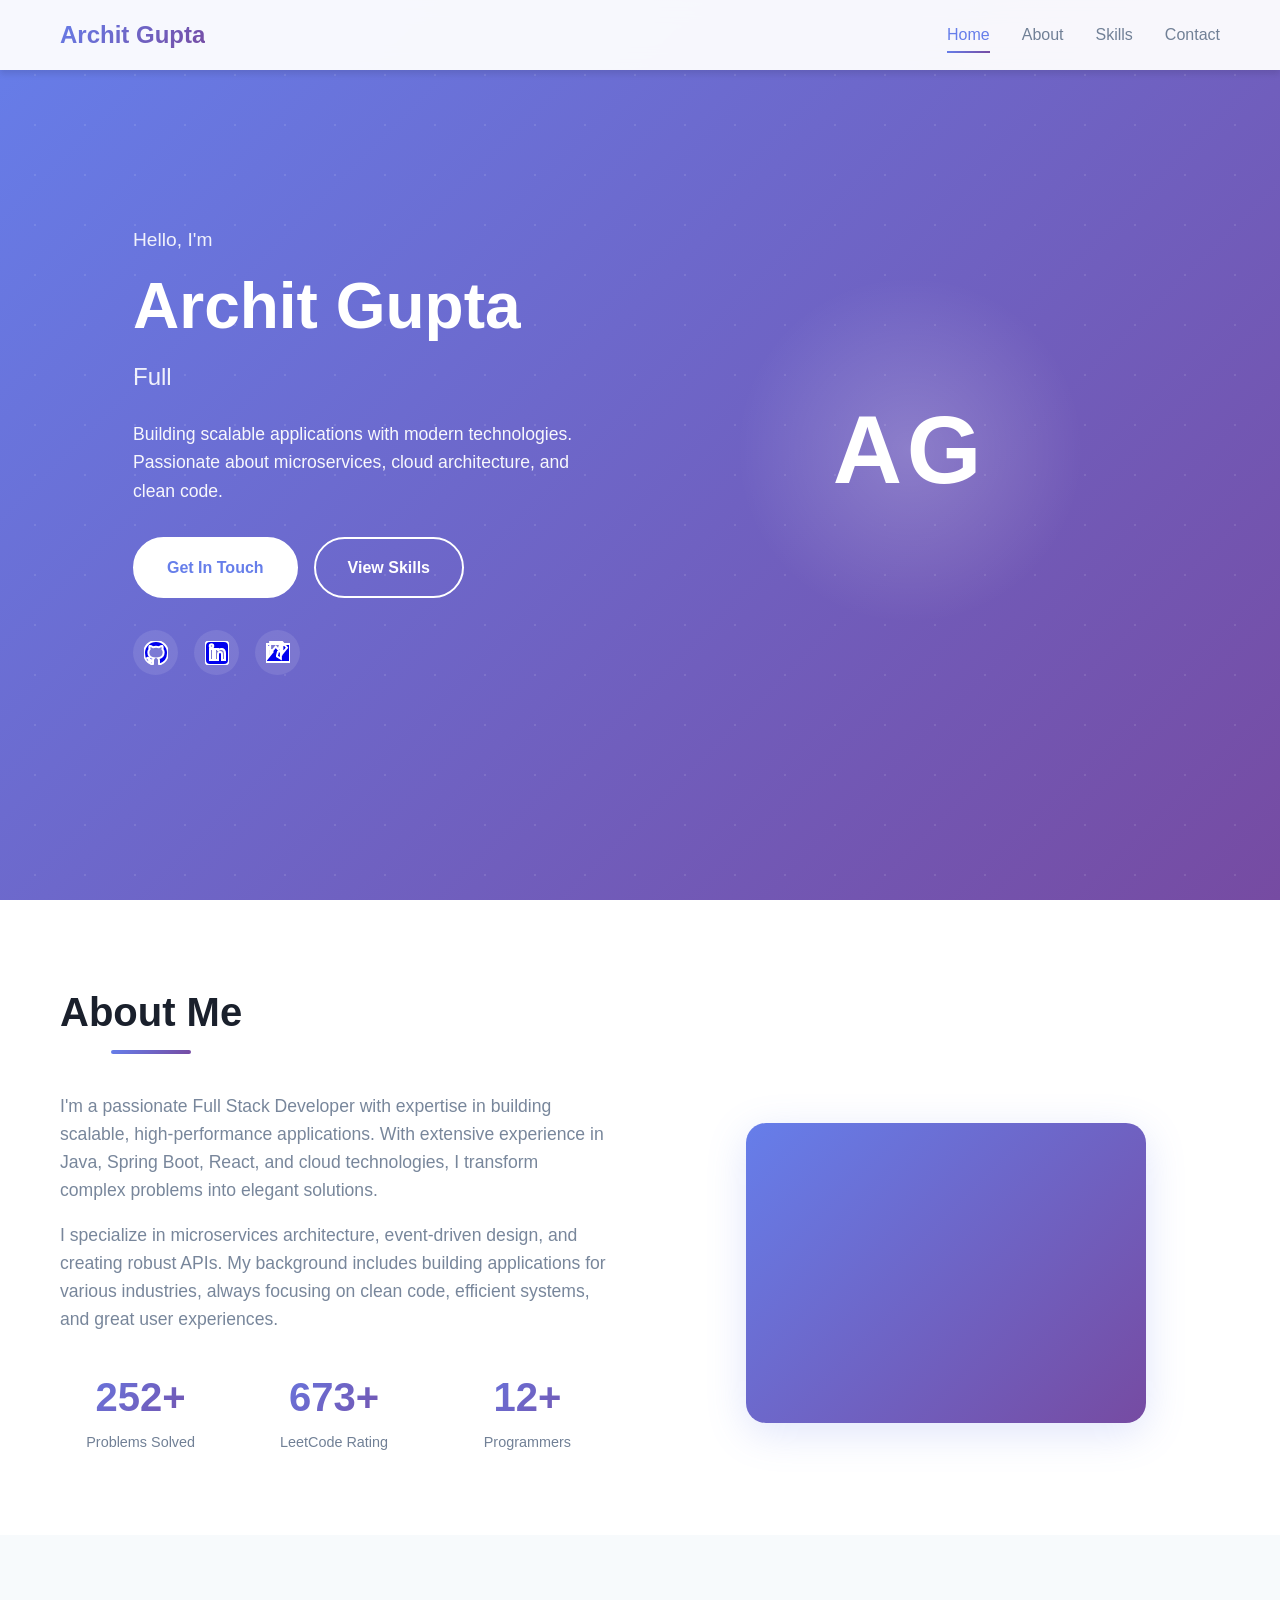
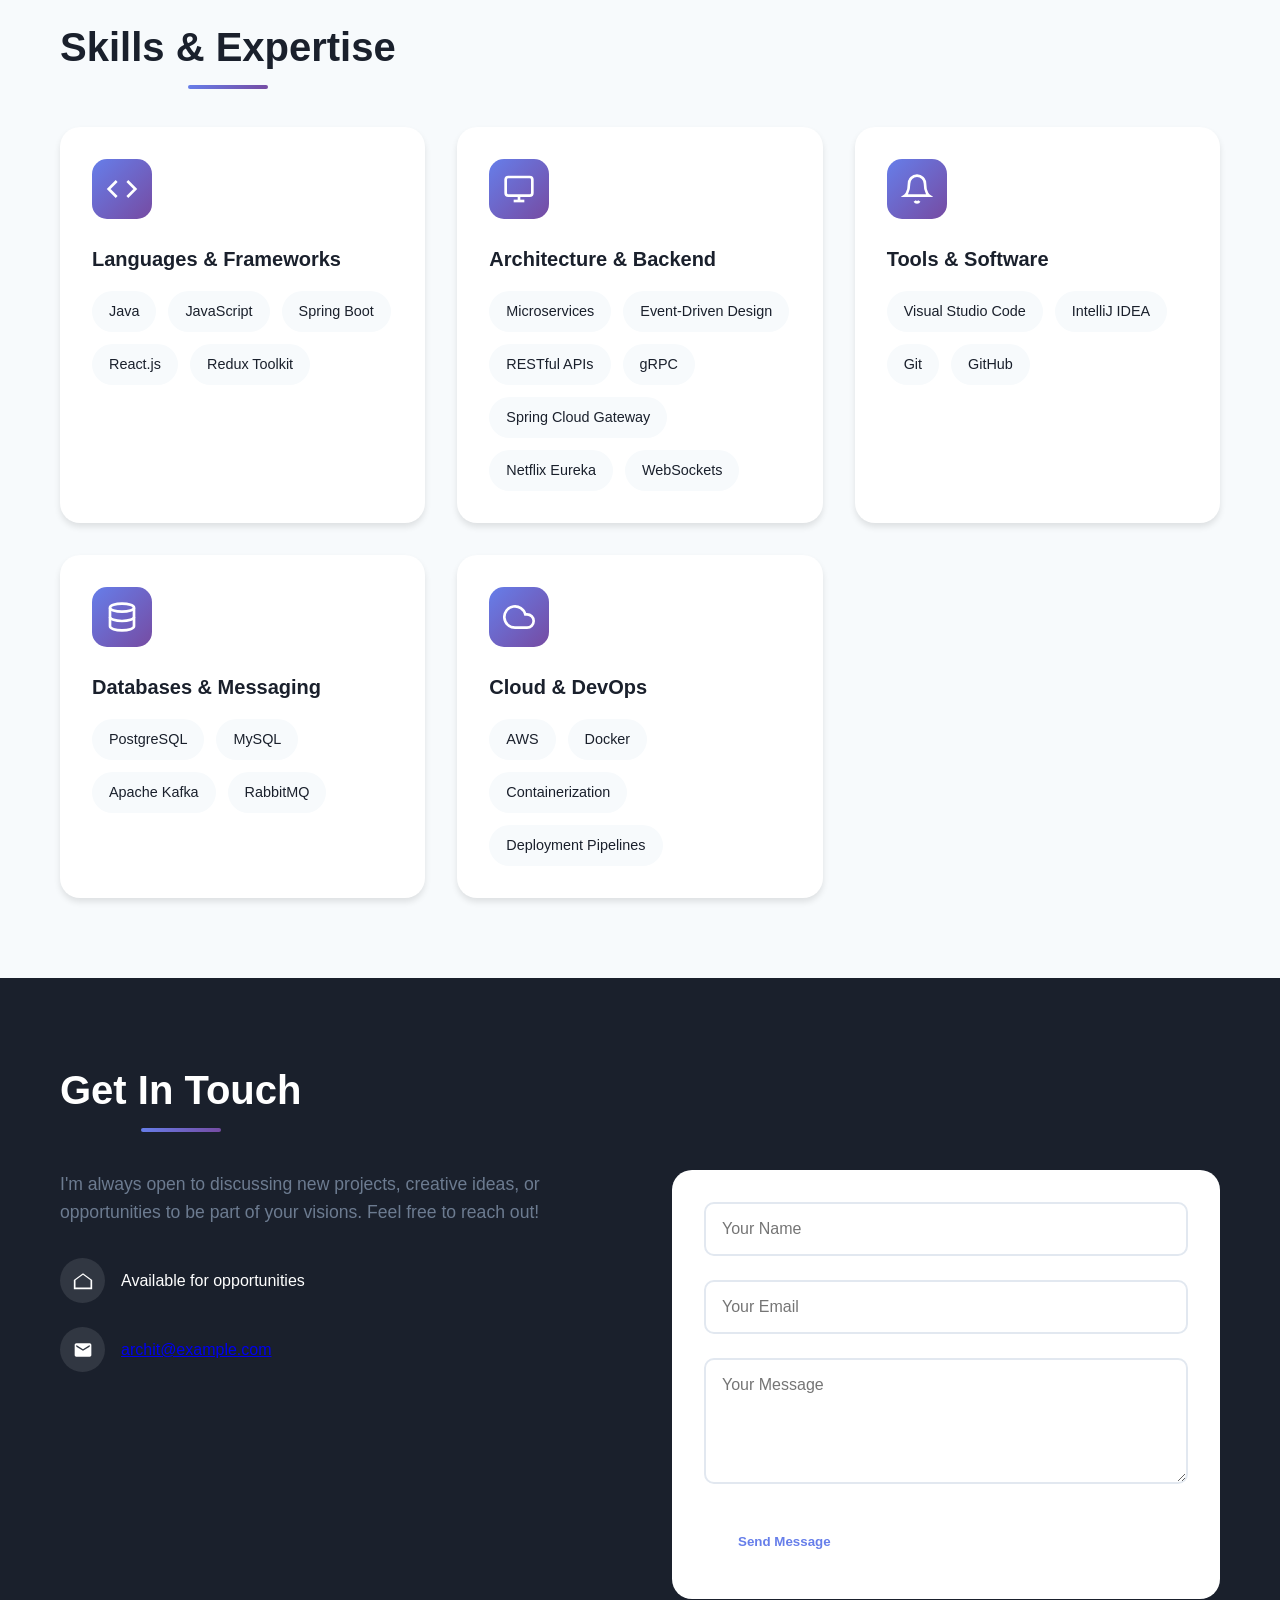
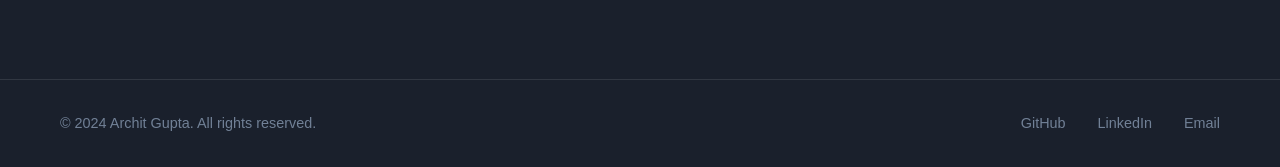
<file: generated-sites/archit-gupta-portfolio/index.html>
<!DOCTYPE html>
<html lang="en">
<head>
    <meta charset="UTF-8">
    <meta name="viewport" content="width=device-width, initial-scale=1.0">
    <title>Archit Gupta | Full Stack Developer</title>
    <link rel="stylesheet" href="style.css">
</head>
<body>
    <!-- Navigation -->
    <nav class="navbar">
        <div class="container">
            <a href="#" class="logo">Archit Gupta</a>
            <div class="nav-links">
                <a href="#home" class="hover">Home</a>
                <a href="#about" class="hover">About</a>
                <a href="#skills" class="hover">Skills</a>
                <a href="#contact" class="hover">Contact</a>
            </div>
            <div class="hamburger">
                <span></span>
                <span></span>
                <span></span>
            </div>
        </div>
    </nav>

    <!-- Hero Section -->
    <section id="home" class="hero">
        <div class="container">
            <div class="hero-content">
                <div class="hero-text">
                    <p class="greeting">Hello, I'm</p>
                    <h1 class="name">Archit Gupta</h1>
                    <p class="title">Full Stack Developer</p>
                    <p class="description">Building scalable applications with modern technologies. Passionate about microservices, cloud architecture, and clean code.</p>
                    <div class="cta-buttons">
                        <a href="#contact" class="btn btn-primary">Get In Touch</a>
                        <a href="#skills" class="btn btn-secondary">View Skills</a>
                    </div>
                    <div class="social-links">
                        <a href="#" class="social-icon" aria-label="GitHub">
                            <svg width="24" height="24" viewBox="0 0 24 24" fill="currentColor">
                                <path d="M12 0c-6.626 0-12 5.373-12 12 0 5.302 3.438 9.8 8.207 11.387.599.111.793-.261.793-.577v-2.234c-3.338.726-4.033-1.416-4.033-1.416-.546-1.387-1.333-1.756-1.333-1.756-1.089-.745.083-.729.083-.729 1.205.084 1.839 1.237 1.839 1.237 1.07 1.834 2.807 1.304 3.492.997.107-.775.418-1.305.762-1.604-2.665-.305-5.467-1.334-5.467-5.931 0-1.311.469-2.381 1.236-3.221-.124-.303-.535-1.524.117-3.176 0 0 1.008-.322 3.301 1.23.957-.266 1.983-.399 3.003-.404 1.02.005 2.047.138 3.006.404 2.291-1.552 3.297-1.23 3.297-1.23.653 1.653.242 2.874.118 3.176.77.84 1.235 1.911 1.235 3.221 0 4.609-2.807 5.624-5.479 5.921.43.372.823 1.102.823 2.222v3.293c0 .319.192.694.801.576 4.765-1.589 8.199-6.086 8.199-11.386 0-6.627-5.373-12-12-12z"/>
                            </svg>
                        </a>
                        <a href="#" class="social-icon" aria-label="LinkedIn">
                            <svg width="24" height="24" viewBox="0 0 24 24" fill="currentColor">
                                <path d="M19 0h-14c-2.761 0-5 2.239-5 5v14c0 2.761 2.239 5 5 5h14c2.762 0 5-2.239 5-5v-14c0-2.761-2.238-5-5-5zm-11 19h-3v-11h3v11zm-1.5-12.268c-.966 0-1.75-.79-1.75-1.764s.784-1.764 1.75-1.764 1.75.79 1.75 1.764-.783 1.764-1.75 1.764zm13.5 12.268h-3v-5.604c0-3.368-4-3.113-4 0v5.604h-3v-11h3v1.765c1.396-2.586 7-2.777 7 2.476v6.759z"/>
                            </svg>
                        </a>
                        <a href="mailto:archit@example.com" class="social-icon" aria-label="Email">
                            <svg width="24" height="24" viewBox="0 0 24 24" fill="currentColor">
                                <path d="M0 3v18h24v-18h-24zm6.623 7.929l-4.623 5.712v-11.174l4.623 5.462zm4.377 4.486l3.867 2.347v-17.36l-3.867 14.013zm4.377-14.413v11.174l-5.625-6.687-5.625 6.687v-11.174l11.25 0zm5.623 5.712l-4.623-5.462v11.174l4.623-5.712z"/>
                            </svg>
                        </a>
                    </div>
                </div>
                <div class="hero-image">
                    <div class="avatar-container">
                        <span class="avatar-initials">AG</span>
                    </div>
                </div>
            </div>
        </div>
    </section>

    <!-- About Section -->
    <section id="about" class="about">
        <div class="container">
            <h2 class="section-title">About Me</h2>
            <div class="about-content">
                <div class="about-text">
                    <p class="description">I'm a passionate Full Stack Developer with expertise in building scalable, high-performance applications. With extensive experience in Java, Spring Boot, React, and cloud technologies, I transform complex problems into elegant solutions.</p>
                    <p class="description">I specialize in microservices architecture, event-driven design, and creating robust APIs. My background includes building applications for various industries, always focusing on clean code, efficient systems, and great user experiences.</p>
                    <div class="stats">
                        <div class="stat-item">
                            <span class="stat-number">600+</span>
                            <span class="stat-label">Problems Solved</span>
                        </div>
                        <div class="stat-item">
                            <span class="stat-number">1602</span>
                            <span class="stat-label">LeetCode Rating</span>
                        </div>
                        <div class="stat-item">
                            <span class="stat-number">27K+</span>
                            <span class="stat-label">Programmers</span>
                        </div>
                    </div>
                </div>
                <div class="about-image">
                    <div class="tech-stack"></div>
                </div>
            </div>
        </div>
    </section>

    <!-- Skills Section -->
    <section id="skills" class="skills">
        <div class="container">
            <h2 class="section-title">Skills & Expertise</h2>
            <div class="skills-grid">
                <!-- Languages & Frameworks -->
                <div class="skill-category">
                    <div class="category-icon">
                        <svg width="32" height="32" viewBox="0 0 24 24" fill="none" stroke="currentColor" stroke-width="2">
                            <polyline points="16 18 22 12 16 6"></polyline>
                            <polyline points="8 6 2 12 8 18"></polyline>
                        </svg>
                    </div>
                    <h3>Languages & Frameworks</h3>
                    <div class="skills-list">
                        <span class="skill-tag">Java</span>
                        <span class="skill-tag">JavaScript</span>
                        <span class="skill-tag">Spring Boot</span>
                        <span class="skill-tag">React.js</span>
                        <span class="skill-tag">Redux Toolkit</span>
                    </div>
                </div>

                <!-- Architecture & Backend -->
                <div class="skill-category">
                    <div class="category-icon">
                        <svg width="32" height="32" viewBox="0 0 24 24" fill="none" stroke="currentColor" stroke-width="2">
                            <rect x="2" y="3" width="20" height="14" rx="2" ry="2"></rect>
                            <line x1="8" y1="21" x2="16" y2="21"></line>
                            <line x1="12" y1="17" x2="12" y2="21"></line>
                        </svg>
                    </div>
                    <h3>Architecture & Backend</h3>
                    <div class="skills-list">
                        <span class="skill-tag">Microservices</span>
                        <span class="skill-tag">Event-Driven Design</span>
                        <span class="skill-tag">RESTful APIs</span>
                        <span class="skill-tag">gRPC</span>
                        <span class="skill-tag">Spring Cloud Gateway</span>
                        <span class="skill-tag">Netflix Eureka</span>
                        <span class="skill-tag">WebSockets</span>
                    </div>
                </div>

                <!-- Tools & Software -->
                <div class="skill-category">
                    <div class="category-icon">
                        <svg width="32" height="32" viewBox="0 0 24 24" fill="none" stroke="currentColor" stroke-width="2">
                            <path d="M18 8A6 6 0 0 0 6 8c0 7-3 9-3 9h18s-3-2-3-9"></path>
                            <path d="M13.73 21a2 2 0 0 1-3.46 0"></path>
                        </svg>
                    </div>
                    <h3>Tools & Software</h3>
                    <div class="skills-list">
                        <span class="skill-tag">Visual Studio Code</span>
                        <span class="skill-tag">IntelliJ IDEA</span>
                        <span class="skill-tag">Git</span>
                        <span class="skill-tag">GitHub</span>
                    </div>
                </div>

                <!-- Databases & Messaging -->
                <div class="skill-category">
                    <div class="category-icon">
                        <svg width="32" height="32" viewBox="0 0 24 24" fill="none" stroke="currentColor" stroke-width="2">
                            <ellipse cx="12" cy="5" rx="9" ry="3"></ellipse>
                            <path d="M21 12c0 1.66-4 3-9 3s-9-1.34-9-3"></path>
                            <path d="M3 5v14c0 1.66 4 3 9 3s9-1.34 9-3V5"></path>
                        </svg>
                    </div>
                    <h3>Databases & Messaging</h3>
                    <div class="skills-list">
                        <span class="skill-tag">PostgreSQL</span>
                        <span class="skill-tag">MySQL</span>
                        <span class="skill-tag">Apache Kafka</span>
                        <span class="skill-tag">RabbitMQ</span>
                    </div>
                </div>

                <!-- Cloud & DevOps -->
                <div class="skill-category">
                    <div class="category-icon">
                        <svg width="32" height="32" viewBox="0 0 24 24" fill="none" stroke="currentColor" stroke-width="2">
                            <path d="M18 10h-1.26A8 8 0 1 0 9 20h9a5 5 0 0 0 0-10z"></path>
                        </svg>
                    </div>
                    <h3>Cloud & DevOps</h3>
                    <div class="skills-list">
                        <span class="skill-tag">AWS</span>
                        <span class="skill-tag">Docker</span>
                        <span class="skill-tag">Containerization</span>
                        <span class="skill-tag">Deployment Pipelines</span>
                    </div>
                </div>
            </div>
        </div>
    </section>

    <!-- Contact Section -->
    <section id="contact" class="contact">
        <div class="container">
            <h2 class="section-title">Get In Touch</h2>
            <div class="contact-content">
                <div class="contact-text">
                    <p class="description">I'm always open to discussing new projects, creative ideas, or opportunities to be part of your visions. Feel free to reach out!</p>
                    <div class="contact-info">
                        <div class="info-item">
                            <div class="info-icon">
                                <svg width="20" height="20" viewBox="0 0 24 24" fill="currentColor">
                                    <path d="M12 2.828l-11 8v11h22v-11l-11-8zm-9 17v-8.828l9-6.536 9 6.536v8.828h-18z"/>
                                </svg>
                            </div>
                            <span>Available for opportunities</span>
                        </div>
                        <div class="info-item">
                            <div class="info-icon">
                                <svg width="20" height="20" viewBox="0 0 24 24" fill="currentColor">
                                    <path d="M20 4h-16c-1.1 0-1.99.9-1.99 2l.01 12c0 1.1.9 2 2 2h16c1.1 0 2-.9 2-2v-12c0-1.1-.9-2-2-2zm0 4l-8 5-8-5v-2l8 5 8-5v2z"/>
                                </svg>
                            </div>
                            <a href="mailto:archit@example.com">archit@example.com</a>
                        </div>
                    </div>
                </div>
                <form class="contact-form" id="contactForm">
                    <div class="form-group">
                        <input type="text" placeholder="Your Name" required>
                    </div>
                    <div class="form-group">
                        <input type="email" placeholder="Your Email" required>
                    </div>
                    <div class="form-group">
                        <textarea placeholder="Your Message" rows="5" required></textarea>
                    </div>
                    <button type="submit" class="btn btn-primary">Send Message</button>
                </form>
            </div>
        </div>
    </section>

    <!-- Footer -->
    <footer class="footer">
        <div class="container">
            <p>&copy; 2024 Archit Gupta. All rights reserved.</p>
            <div class="footer-social">
                <a href="#" class="hover">GitHub</a>
                <a href="#" class="hover">LinkedIn</a>
                <a href="#" class="hover">Email</a>
            </div>
        </div>
    </footer>

    <script src="script.js"></script>
</body>
</html>
</file>
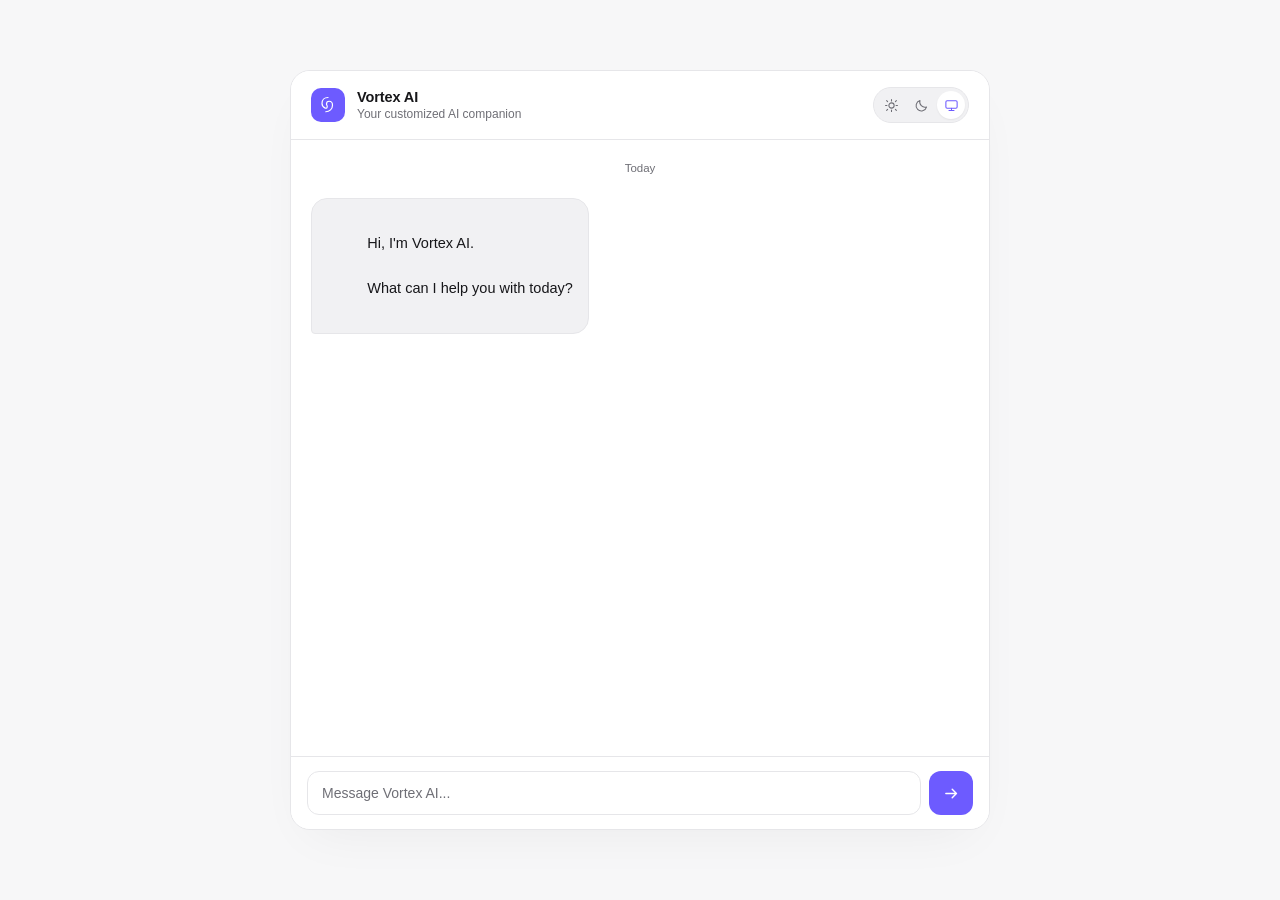
<file: src/main/resources/static/index.html>
<!DOCTYPE html>
<html lang="en">
<head>
  <meta charset="UTF-8" />
  <meta name="viewport" content="width=device-width, initial-scale=1.0" />
  <title>Vortex AI</title>

  <style>
    * {
      box-sizing: border-box;
      margin: 0;
      padding: 0;
    }

    :root {
      --accent: #6d5bff;
      --accent-soft: #efedff;
      --accent-text: #ffffff;

      --bg: #f7f7f8;
      --surface: #ffffff;
      --surface-2: #f1f1f3;
      --text: #17171a;
      --text-muted: #6f6f76;
      --border: #e6e6e9;
      --input-bg: #ffffff;
      --shadow: rgba(20, 20, 25, 0.06);
      --scrollbar: rgba(20, 20, 25, 0.15);
      --ring: rgba(109, 91, 255, 0.18);
    }

    :root[data-theme="dark"] {
      --accent: #8b7bff;
      --accent-soft: #23213a;
      --accent-text: #ffffff;

      --bg: #0e0e10;
      --surface: #151517;
      --surface-2: #1c1c1f;
      --text: #f1f1f3;
      --text-muted: #94949c;
      --border: #26262a;
      --input-bg: #1a1a1d;
      --shadow: rgba(0, 0, 0, 0.4);
      --scrollbar: rgba(255, 255, 255, 0.15);
      --ring: rgba(139, 123, 255, 0.22);
    }

    @media (prefers-color-scheme: dark) {
      :root[data-theme="system"] {
        --accent: #8b7bff;
        --accent-soft: #23213a;
        --accent-text: #ffffff;

        --bg: #0e0e10;
        --surface: #151517;
        --surface-2: #1c1c1f;
        --text: #f1f1f3;
        --text-muted: #94949c;
        --border: #26262a;
        --input-bg: #1a1a1d;
        --shadow: rgba(0, 0, 0, 0.4);
        --scrollbar: rgba(255, 255, 255, 0.15);
        --ring: rgba(139, 123, 255, 0.22);
      }
    }

    html, body {
      height: 100%;
    }

    body {
      font-family: -apple-system, BlinkMacSystemFont, "Segoe UI", Roboto, Helvetica, Arial, sans-serif;
      background: var(--bg);
      display: flex;
      align-items: center;
      justify-content: center;
      padding: 24px;
      color: var(--text);
      transition: background-color 0.2s ease, color 0.2s ease;
    }

    .chat-app {
      width: min(100%, 700px);
      height: min(760px, 92vh);
      background: var(--surface);
      border: 1px solid var(--border);
      border-radius: 20px;
      box-shadow: 0 20px 50px -20px var(--shadow);
      overflow: hidden;
      display: flex;
      flex-direction: column;
      transition: background-color 0.2s ease, border-color 0.2s ease;
    }

    /* ---------- Header ---------- */

    .header {
      background: var(--surface);
      border-bottom: 1px solid var(--border);
      padding: 16px 20px;
      display: flex;
      align-items: center;
      gap: 12px;
    }

    .brand-mark {
      width: 34px;
      height: 34px;
      border-radius: 10px;
      flex-shrink: 0;
      display: grid;
      place-items: center;
      background: var(--text);
    }

    .brand-mark svg {
      width: 18px;
      height: 18px;
      display: block;
    }

    :root[data-theme="dark"] .brand-mark,
    :root[data-theme="system"] .brand-mark {
      background: var(--accent);
    }

    .brand-info h1 {
      font-size: 14.5px;
      font-weight: 600;
      letter-spacing: -0.1px;
      line-height: 1.3;
    }

    .brand-info p {
      font-size: 12px;
      color: var(--text-muted);
      line-height: 1.3;
    }

    .header-actions {
      margin-left: auto;
    }

    .theme-switch {
      display: flex;
      align-items: center;
      background: var(--surface-2);
      border: 1px solid var(--border);
      border-radius: 999px;
      padding: 3px;
      gap: 2px;
    }

    .theme-switch button {
      width: 28px;
      height: 28px;
      border: none;
      border-radius: 999px;
      background: transparent;
      color: var(--text-muted);
      cursor: pointer;
      display: grid;
      place-items: center;
      transition: background-color 0.15s ease, color 0.15s ease;
    }

    .theme-switch button svg {
      width: 15px;
      height: 15px;
    }

    .theme-switch button:hover {
      color: var(--text);
    }

    .theme-switch button.active {
      background: var(--surface);
      color: var(--accent);
      box-shadow: 0 1px 2px var(--shadow);
    }

    /* ---------- Messages ---------- */

    .messages {
      flex: 1;
      overflow-y: auto;
      padding: 22px 20px;
      display: flex;
      flex-direction: column;
      gap: 4px;
      scroll-behavior: smooth;
    }

    .messages::-webkit-scrollbar {
      width: 6px;
    }

    .messages::-webkit-scrollbar-thumb {
      background: var(--scrollbar);
      border-radius: 10px;
    }

    .welcome {
      text-align: center;
      color: var(--text-muted);
      font-size: 11.5px;
      margin-bottom: 14px;
    }

    .message-row {
      display: flex;
      width: 100%;
      padding: 6px 0;
      animation: rise 0.18s ease;
    }

    @keyframes rise {
      from { opacity: 0; transform: translateY(4px); }
      to { opacity: 1; transform: translateY(0); }
    }

    .message-row.user {
      justify-content: flex-end;
    }

    .message-row.assistant {
      justify-content: flex-start;
    }

    .message {
      max-width: 76%;
      padding: 11px 15px;
      border-radius: 16px;
      font-size: 14.5px;
      line-height: 1.55;
      word-wrap: break-word;
      white-space: pre-wrap;
    }

    .message.user {
      background: var(--accent);
      color: var(--accent-text);
      border-bottom-right-radius: 4px;
    }

    .message.assistant {
      background: var(--surface-2);
      color: var(--text);
      border: 1px solid var(--border);
      border-bottom-left-radius: 4px;
    }

    .typing {
      display: flex;
      align-items: center;
      gap: 5px;
      min-height: 20px;
      padding: 13px 15px;
    }

    .typing span {
      width: 6px;
      height: 6px;
      background: var(--text-muted);
      border-radius: 50%;
      animation: bounce 1.2s infinite ease-in-out;
    }

    .typing span:nth-child(2) { animation-delay: 0.15s; }
    .typing span:nth-child(3) { animation-delay: 0.3s; }

    @keyframes bounce {
      0%, 60%, 100% { transform: translateY(0); }
      30% { transform: translateY(-3px); }
    }

    /* ---------- Composer ---------- */

    .composer {
      border-top: 1px solid var(--border);
      background: var(--surface);
      padding: 14px 16px;
      display: flex;
      align-items: center;
      gap: 8px;
      transition: background-color 0.2s ease, border-color 0.2s ease;
    }

    .composer input {
      flex: 1;
      height: 44px;
      border: 1px solid var(--border);
      border-radius: 12px;
      padding: 0 14px;
      font-size: 14px;
      outline: none;
      background: var(--input-bg);
      color: var(--text);
      font-family: inherit;
      transition: border-color 0.15s ease, box-shadow 0.15s ease;
    }

    .composer input::placeholder {
      color: var(--text-muted);
    }

    .composer input:focus {
      border-color: var(--accent);
      box-shadow: 0 0 0 3px var(--ring);
    }

    .composer button.send-btn {
      height: 44px;
      width: 44px;
      border: none;
      border-radius: 12px;
      background: var(--accent);
      color: var(--accent-text);
      cursor: pointer;
      display: grid;
      place-items: center;
      transition: opacity 0.15s ease, transform 0.15s ease;
      flex-shrink: 0;
    }

    .composer button.send-btn svg {
      width: 17px;
      height: 17px;
    }

    .composer button.send-btn:hover {
      opacity: 0.9;
    }

    .composer button.send-btn:active {
      transform: scale(0.96);
    }

    .composer button.send-btn:disabled {
      opacity: 0.4;
      cursor: not-allowed;
      transform: none;
    }

    .message.error {
      background: #fdecec;
      color: #b3261e;
      border-color: #f6cfcf;
    }

    :root[data-theme="dark"] .message.error,
    :root[data-theme="system"] .message.error {
      background: #2a1616;
      color: #ff8a80;
      border-color: #3d1f1f;
    }

    @media (max-width: 640px) {
      body {
        padding: 0;
      }

      .chat-app {
        width: 100%;
        height: 100vh;
        border: none;
        border-radius: 0;
        box-shadow: none;
      }

      .message {
        max-width: 84%;
      }
    }
  </style>
</head>

<body>

  <div class="chat-app">

    <header class="header">
      <div class="brand-mark">
        <svg viewBox="0 0 24 24" fill="none" xmlns="http://www.w3.org/2000/svg">
          <path d="M12 2C7 2 4 5.5 4 10c0 3.2 2.1 5.2 4.3 6.1C10 16.8 11 15.7 11 14c0-1.4-1-1.9-1-3.2C10 8.8 11.3 7 13.5 7c2.6 0 4.5 2.2 4.5 5.2 0 5-4 8.8-9 8.8" stroke="white" stroke-width="1.6" stroke-linecap="round" stroke-linejoin="round"/>
        </svg>
      </div>

      <div class="brand-info">
        <h1>Vortex AI</h1>
        <p>Your customized AI companion</p>
      </div>

      <div class="header-actions">
        <div class="theme-switch" id="themeSwitch">
          <button type="button" data-theme-choice="light" title="Light" aria-label="Light mode">
            <svg viewBox="0 0 24 24" fill="none" xmlns="http://www.w3.org/2000/svg"><circle cx="12" cy="12" r="4.2" stroke="currentColor" stroke-width="1.7"/><path d="M12 2.5v2.2M12 19.3v2.2M4.2 4.2l1.6 1.6M18.2 18.2l1.6 1.6M2.5 12h2.2M19.3 12h2.2M4.2 19.8l1.6-1.6M18.2 5.8l1.6-1.6" stroke="currentColor" stroke-width="1.7" stroke-linecap="round"/></svg>
          </button>
          <button type="button" data-theme-choice="dark" title="Dark" aria-label="Dark mode">
            <svg viewBox="0 0 24 24" fill="none" xmlns="http://www.w3.org/2000/svg"><path d="M20 14.5A8.5 8.5 0 0 1 9.5 4a8.5 8.5 0 1 0 10.5 10.5Z" stroke="currentColor" stroke-width="1.7" stroke-linejoin="round"/></svg>
          </button>
          <button type="button" data-theme-choice="system" title="System" aria-label="System theme">
            <svg viewBox="0 0 24 24" fill="none" xmlns="http://www.w3.org/2000/svg"><rect x="3" y="4.5" width="18" height="12" rx="2" stroke="currentColor" stroke-width="1.7"/><path d="M8 20h8M12 16.5V20" stroke="currentColor" stroke-width="1.7" stroke-linecap="round"/></svg>
          </button>
        </div>
      </div>
    </header>

    <main class="messages" id="messages">
      <div class="welcome">Today</div>

      <div class="message-row assistant">
        <div class="message assistant">
          Hi, I'm Vortex AI.<br>
          What can I help you with today?
        </div>
      </div>
    </main>

    <footer class="composer">
      <input
        id="messageInput"
        type="text"
        placeholder="Message Vortex AI..."
        autocomplete="off"
      />

      <button id="sendButton" class="send-btn" aria-label="Send message">
        <svg viewBox="0 0 24 24" fill="none" xmlns="http://www.w3.org/2000/svg">
          <path d="M4 12h15M13 6l6 6-6 6" stroke="currentColor" stroke-width="2" stroke-linecap="round" stroke-linejoin="round"/>
        </svg>
      </button>
    </footer>

  </div>

  <script>
    const API_URL = "http://localhost:8080/api/chat";

    const messagesContainer = document.getElementById("messages");
    const messageInput = document.getElementById("messageInput");
    const sendButton = document.getElementById("sendButton");
    const themeSwitch = document.getElementById("themeSwitch");
    const themeButtons = themeSwitch.querySelectorAll("button[data-theme-choice]");

    // ---- Theme handling: light / dark / system ----
    function applyTheme(theme) {
      document.documentElement.setAttribute("data-theme", theme);

      themeButtons.forEach(function (btn) {
        btn.classList.toggle("active", btn.dataset.themeChoice === theme);
      });

      try {
        localStorage.setItem("vortex-ai-theme", theme);
      } catch (e) {
        /* ignore storage errors */
      }
    }

    (function initTheme() {
      let saved = null;
      try {
        saved = localStorage.getItem("vortex-ai-theme");
      } catch (e) {
        /* ignore storage errors */
      }
      applyTheme(saved || "system");
    })();

    themeButtons.forEach(function (btn) {
      btn.addEventListener("click", function () {
        applyTheme(btn.dataset.themeChoice);
      });
    });

    function addMessage(role, text, extraClass = "") {
      const row = document.createElement("div");
      row.className = `message-row ${role}`;

      const bubble = document.createElement("div");
      bubble.className = `message ${role} ${extraClass}`;
      bubble.textContent = text;

      row.appendChild(bubble);
      messagesContainer.appendChild(row);

      scrollToBottom();

      return row;
    }

    function showTyping() {
      const row = document.createElement("div");
      row.className = "message-row assistant";
      row.id = "typingIndicator";

      const bubble = document.createElement("div");
      bubble.className = "message assistant typing";

      bubble.innerHTML = `
        <span></span>
        <span></span>
        <span></span>
      `;

      row.appendChild(bubble);
      messagesContainer.appendChild(row);

      scrollToBottom();
    }

    function hideTyping() {
      const typing = document.getElementById("typingIndicator");

      if (typing) {
        typing.remove();
      }
    }

    function scrollToBottom() {
      messagesContainer.scrollTop = messagesContainer.scrollHeight;
    }

  async function sendMessage() {

    const message = messageInput.value.trim();

    if (!message) {
        return;
    }

    addMessage("user", message);

    messageInput.value = "";
    messageInput.focus();

    sendButton.disabled = true;

    showTyping();

    let assistantRow = null;
    let assistantBubble = null;
    let hasStartedStreaming = false;

    try {

        const response = await fetch(API_URL, {
            method: "POST",
            headers: {
                "Content-Type": "text/plain"
            },
            body: message
        });

        if (!response.ok) {
            throw new Error("Request failed");
        }

        const reader = response.body.getReader();
        const decoder = new TextDecoder();

        while (true) {

            const { value, done } = await reader.read();

            if (done) {
                break;
            }

            const chunk = decoder.decode(value, {
                stream: true
            });

            if (!hasStartedStreaming) {

                hideTyping();

                assistantRow = addMessage(
                    "assistant",
                    ""
                );

                assistantBubble =
                    assistantRow.querySelector(".message");

                hasStartedStreaming = true;
            }

            assistantBubble.textContent += chunk;

            scrollToBottom();
        }

        const remainingText = decoder.decode();

        if (remainingText && assistantBubble) {
            assistantBubble.textContent += remainingText;
        }

    } catch (error) {

        hideTyping();

        if (assistantRow) {
            assistantRow.remove();
        }

        addMessage(
            "assistant",
            "Sorry, I couldn't connect to Vortex AI. Please try again.",
            "error"
        );

    } finally {

        hideTyping();

        sendButton.disabled = false;
    }
  }

    sendButton.addEventListener("click", sendMessage);

    messageInput.addEventListener("keydown", function (event) {
      if (event.key === "Enter") {
        sendMessage();
      }
    });
  </script>

</body>
</html>
</file>
<file: generated-sites/archit-gupta-portfolio/style.css>
/* Reset & Base Styles */
* {
    margin: 0;
    padding: 0;
    box-sizing: border-box;
}

:root {
    --primary: #667eea;
    --primary-dark: #5a67d8;
    --secondary: #764ba2;
    --accent: #f093fb;
    --dark: #1a202c;
    --light: #f7fafc;
    --gray: #718096;
    --white: #ffffff;
    --gradient: linear-gradient(135deg, var(--primary) 0%, var(--secondary) 100%);
    --shadow: 0 10px 40px rgba(102, 126, 234, 0.2);
    --shadow-sm: 0 4px 6px rgba(0, 0, 0, 0.1);
    --transition: all 0.3s ease;
}

html {
    scroll-behavior: smooth;
}

body {
    font-family: -apple-system, BlinkMacSystemFont, 'Segoe UI', Roboto, 'Helvetica Neue', Arial, sans-serif;
    line-height: 1.6;
    color: var(--dark);
    background-color: var(--light);
    overflow-x: hidden;
}

.container {
    max-width: 1200px;
    margin: 0 auto;
    padding: 0 20px;
}

/* Navigation */
.navbar {
    position: fixed;
    top: 0;
    left: 0;
    right: 0;
    background: rgba(255, 255, 255, 0.95);
    backdrop-filter: blur(10px);
    box-shadow: var(--shadow-sm);
    z-index: 1000;
    padding: 1rem 0;
    transition: var(--transition);
}

.navbar .container {
    display: flex;
    justify-content: space-between;
    align-items: center;
}

.logo {
    font-size: 1.5rem;
    font-weight: 700;
    background: var(--gradient);
    -webkit-background-clip: text;
    -webkit-text-fill-color: transparent;
    background-clip: text;
    text-decoration: none;
}

.nav-links {
    display: flex;
    gap: 2rem;
    list-style: none;
}

.hover {
    color: var(--gray);
    text-decoration: none;
    font-weight: 500;
    transition: var(--transition);
    position: relative;
}

.hover:hover,
.hover.active {
    color: var(--primary);
}

.hover::after {
    content: '';
    position: absolute;
    bottom: -5px;
    left: 0;
    width: 0;
    height: 2px;
    background: var(--gradient);
    transition: var(--transition);
}

.hover:hover::after,
.hover.active::after {
    width: 100%;
}

.hamburger {
    display: none;
    flex-direction: column;
    gap: 5px;
    cursor: pointer;
}

.hamburger span {
    width: 25px;
    height: 3px;
    background: var(--dark);
    transition: var(--transition);
    border-radius: 3px;
}

/* Hero Section */
.hero {
    min-height: 100vh;
    display: flex;
    align-items: center;
    background: var(--gradient);
    position: relative;
    overflow: hidden;
}

.hero::before {
    content: '';
    position: absolute;
    top: -50%;
    left: -50%;
    width: 200%;
    height: 200%;
    background: radial-gradient(circle, rgba(255,255,255,0.1) 1px, transparent 1px);
    background-size: 50px 50px;
    animation: moveBackground 20s linear infinite;
}

@keyframes moveBackground {
    0% { transform: translate(0, 0); }
    100% { transform: translate(-50px, -50px); }
}

.hero-content {
    display: flex;
    align-items: center;
    justify-content: space-between;
    gap: 4rem;
    position: relative;
    z-index: 1;
    width: 100%;
}

.hero-text {
    flex: 1;
    color: var(--white);
}

.greeting {
    font-size: 1.2rem;
    font-weight: 500;
    opacity: 0.9;
    margin-bottom: 1rem;
}

.name {
    font-size: 4rem;
    font-weight: 800;
    margin-bottom: 1rem;
    line-height: 1.1;
}

.title {
    font-size: 1.5rem;
    font-weight: 500;
    margin-bottom: 1.5rem;
    opacity: 0.9;
}

.description {
    font-size: 1.1rem;
    margin-bottom: 2rem;
    opacity: 0.95;
    max-width: 600px;
}

.cta-buttons {
    display: flex;
    gap: 1rem;
    margin-bottom: 2rem;
}

.btn {
    padding: 1rem 2rem;
    border-radius: 50px;
    font-weight: 600;
    text-decoration: none;
    transition: var(--transition);
    display: inline-block;
    cursor: pointer;
}

.btn-primary {
    background: var(--white);
    color: var(--primary);
    border: 2px solid var(--white);
}

.btn-primary:hover {
    background: transparent;
    color: var(--white);
}

.btn-secondary {
    background: transparent;
    color: var(--white);
    border: 2px solid var(--white);
}

.btn-secondary:hover {
    background: var(--white);
    color: var(--primary);
}

.social-links {
    display: flex;
    gap: 1rem;
}

.social-icon {
    width: 45px;
    height: 45px;
    border-radius: 50%;
    background: rgba(255, 255, 255, 0.1);
    display: flex;
    align-items: center;
    justify-content: center;
    transition: var(--transition);
    stroke: var(--white);
    stroke-width: 2;
}

.social-icon:hover {
    background: var(--white);
    transform: translateY(-3px);
}

.hero-image {
    flex: 1;
    display: flex;
    justify-content: center;
}

.avatar-container {
    width: 350px;
    height: 350px;
    border-radius: 50%;
    background: radial-gradient(circle, rgba(255,255,255,0.2) 0%, transparent 70%);
    display: flex;
    align-items: center;
    justify-content: center;
    animation: float 6s ease-in-out infinite;
}

.avatar-initials {
    font-size: 6rem;
    font-weight: 800;
    color: var(--white);
    letter-spacing: 0.05em;
}

@keyframes float {
    0%, 100% { transform: translateY(0); }
    50% { transform: translateY(-20px); }
}

/* Section Styles */
section {
    padding: 5rem 0;
}

.section-title {
    text-align: center;
    font-size: 2.5rem;
    font-weight: 700;
    margin-bottom: 3rem;
    color: var(--dark);
    position: relative;
    display: inline-block;
}

.section-title::after {
    content: '';
    position: absolute;
    bottom: -10px;
    left: 50%;
    transform: translateX(-50%);
    width: 80px;
    height: 4px;
    background: var(--gradient);
    border-radius: 2px;
}

/* About Section */
.about {
    background: var(--white);
}

.about-content {
    display: grid;
    grid-template-columns: 1fr 1fr;
    gap: 4rem;
    align-items: center;
}

.about-text .description {
    margin-bottom: 1rem;
    color: var(--gray);
}

.stats {
    display: grid;
    grid-template-columns: repeat(3, 1fr);
    gap: 2rem;
    margin-top: 2rem;
}

.stat-item {
    text-align: center;
}

.stat-number {
    display: block;
    font-size: 2.5rem;
    font-weight: 700;
    background: var(--gradient);
    -webkit-background-clip: text;
    -webkit-text-fill-color: transparent;
    background-clip: text;
}

.stat-label {
    font-size: 0.9rem;
    color: var(--gray);
    margin-top: 0.5rem;
}

.about-image {
    display: flex;
    align-items: center;
    justify-content: center;
}

.tech-stack {
    width: 100%;
    max-width: 400px;
    height: 300px;
    background: var(--gradient);
    border-radius: 20px;
    display: flex;
    flex-wrap: wrap;
    justify-content: center;
    align-items: center;
    gap: 1rem;
    padding: 2rem;
    box-shadow: var(--shadow);
}

/* Skills Section */
.skills {
    background: var(--light);
}

.skills-grid {
    display: grid;
    grid-template-columns: repeat(auto-fit, minmax(300px, 1fr));
    gap: 2rem;
}

.skill-category {
    background: var(--white);
    padding: 2rem;
    border-radius: 20px;
    box-shadow: var(--shadow-sm);
    transition: var(--transition);
}

.skill-category:hover {
    transform: translateY(-10px);
    box-shadow: var(--shadow);
}

.category-icon {
    width: 60px;
    height: 60px;
    background: var(--gradient);
    border-radius: 15px;
    display: flex;
    align-items: center;
    justify-content: center;
    margin-bottom: 1.5rem;
    color: var(--white);
}

.category-icon svg {
    stroke: var(--white);
}

.skill-category h3 {
    font-size: 1.25rem;
    margin-bottom: 1rem;
    color: var(--dark);
}

.skills-list {
    display: flex;
    flex-wrap: wrap;
    gap: 0.75rem;
}

.skill-tag {
    padding: 0.5rem 1rem;
    background: var(--light);
    border-radius: 25px;
    font-size: 0.9rem;
    color: var(--dark);
    font-weight: 500;
    transition: var(--transition);
    border: 1px solid transparent;
}

.skill-tag:hover {
    background: var(--gradient);
    color: var(--white);
    transform: translateY(-2px);
}

/* Contact Section */
.contact {
    background: var(--dark);
    color: var(--white);
}

.contact .section-title {
    color: var(--white);
}

.contact .description {
    color: var(--gray);
}

.contact-content {
    display: grid;
    grid-template-columns: 1fr 1fr;
    gap: 4rem;
}

.contact-text .description {
    margin-bottom: 2rem;
}

.contact-info {
    display: flex;
    flex-direction: column;
    gap: 1.5rem;
}

.info-item {
    display: flex;
    align-items: center;
    gap: 1rem;
}

.info-icon {
    width: 45px;
    height: 45px;
    background: rgba(255, 255, 255, 0.1);
    border-radius: 50%;
    display: flex;
    align-items: center;
    justify-content: center;
    color: var(--white);
}

.contact-form {
    background: var(--white);
    padding: 2rem;
    border-radius: 20px;
}

.form-group {
    margin-bottom: 1.5rem;
}

.form-group input,
.form-group textarea {
    width: 100%;
    padding: 1rem;
    border: 2px solid #e2e8f0;
    border-radius: 10px;
    font-size: 1rem;
    transition: var(--transition);
    font-family: inherit;
}

.form-group input:focus,
.form-group textarea:focus {
    outline: none;
    border-color: var(--primary);
}

.form-group textarea {
    resize: vertical;
}

/* Footer */
.footer {
    background: var(--dark);
    padding: 2rem 0;
    border-top: 1px solid rgba(255, 255, 255, 0.1);
}

.footer .container {
    display: flex;
    justify-content: space-between;
    align-items: center;
}

.footer p {
    color: var(--gray);
    font-size: 0.9rem;
}

.footer-social {
    display: flex;
    gap: 2rem;
}

.footer-social a {
    color: var(--gray);
    text-decoration: none;
    font-size: 0.9rem;
    transition: var(--transition);
}

.footer-social a:hover {
    color: var(--primary);
}

/* Responsive Styles */
@media (max-width: 992px) {
    .hero-content {
        flex-direction: column-reverse;
        text-align: center;
        gap: 2rem;
    }

    .hero-text {
        width: 100%;
    }

    .name {
        font-size: 3rem;
    }

    .description {
        margin-left: auto;
        margin-right: auto;
    }

    .cta-buttons {
        justify-content: center;
    }

    .social-links {
        justify-content: center;
    }

    .about-content {
        grid-template-columns: 1fr;
        gap: 2rem;
    }

    .stats {
        grid-template-columns: repeat(3, 1fr);
    }

    .contact-content {
        grid-template-columns: 1fr;
        gap: 2rem;
    }
}

@media (max-width: 768px) {
    .navbar .container {
        padding: 0.75rem 20px;
    }

    .nav-links {
        position: fixed;
        top: 70px;
        left: 0;
        right: 0;
        background: var(--white);
        flex-direction: column;
        padding: 2rem;
        gap: 1.5rem;
        box-shadow: var(--shadow-sm);
        transform: translateY(-150%);
        transition: var(--transition);
    }

    .nav-links.active {
        transform: translateY(0);
    }

    .hamburger {
        display: flex;
    }

    .hamburger.active span:nth-child(1) {
        transform: rotate(45deg) translate(5px, 5px);
    }

    .hamburger.active span:nth-child(2) {
        opacity: 0;
    }

    .hamburger.active span:nth-child(3) {
        transform: rotate(-45deg) translate(7px, -6px);
    }

    .section-title {
        font-size: 2rem;
    }

    .name {
        font-size: 2.5rem;
    }

    .stats {
        grid-template-columns: 1fr;
    }

    .footer .container {
        flex-direction: column;
        gap: 1rem;
        text-align: center;
    }

    .footer-social {
        justify-content: center;
    }
}

@media (max-width: 480px) {
    .container {
        padding: 0 15px;
    }

    .name {
        font-size: 2rem;
    }

    .title {
        font-size: 1.2rem;
    }

    .btn {
        padding: 0.75rem 1.5rem;
        font-size: 0.9rem;
    }

    .skill-tag {
        padding: 0.4rem 0.8rem;
        font-size: 0.85rem;
    }

    .section-title {
        font-size: 1.75rem;
    }

    .avatar-container {
        width: 280px;
        height: 280px;
    }

    .avatar-initials {
        font-size: 4.5rem;
    }
}
</file>
